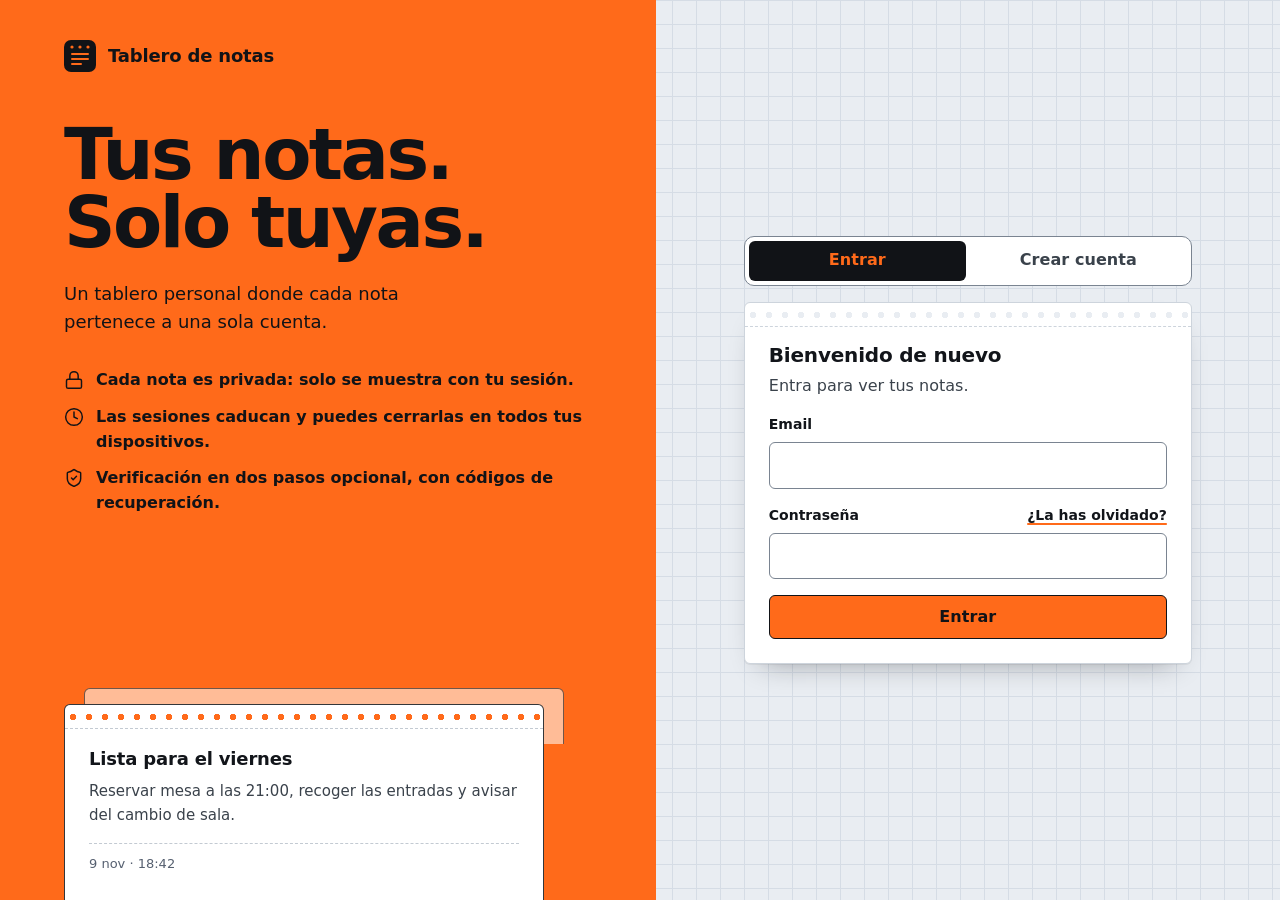
<file: src/main/resources/static/index.html>
<!doctype html>
<html lang="es">
<head>
  <meta charset="utf-8">
  <meta name="viewport" content="width=device-width, initial-scale=1">
  <meta name="color-scheme" content="light dark">
  <meta name="theme-color" content="#ff6a1a">
  <title>Acceso · Tablero de notas</title>
  <link rel="icon" type="image/svg+xml" href="data:image/svg+xml,%3Csvg xmlns='http://www.w3.org/2000/svg' viewBox='0 0 32 32'%3E%3Crect width='32' height='32' rx='7' fill='%23111317'/%3E%3Ccircle cx='8' cy='7' r='1.6' fill='%23ff6a1a'/%3E%3Ccircle cx='16' cy='7' r='1.6' fill='%23ff6a1a'/%3E%3Ccircle cx='24' cy='7' r='1.6' fill='%23ff6a1a'/%3E%3Cpath d='M8 14h16M8 19h16M8 24h9' stroke='%23ff6a1a' stroke-width='2' stroke-linecap='round'/%3E%3C/svg%3E">
  <link rel="stylesheet" href="css/style.css">
  <script type="module" src="js/index.js"></script>
</head>
<body>
  <a class="skip" href="#main">Saltar al contenido</a>
  <div class="auth">
    <aside class="auth-cover">
      <a class="brand" href="index.html">
        <svg class="brand-mark" viewBox="0 0 32 32" aria-hidden="true"><rect width="32" height="32" rx="7"/><circle class="hole" cx="8" cy="7" r="1.6"/><circle class="hole" cx="16" cy="7" r="1.6"/><circle class="hole" cx="24" cy="7" r="1.6"/><path class="rule" d="M8 14h16M8 19h16M8 24h9"/></svg>
        <span>Tablero de notas</span>
      </a>
      <div>
        <h1>Tus notas. Solo tuyas.</h1>
        <p class="lede">Un tablero personal donde cada nota pertenece a una sola cuenta.</p>
        <ul class="facts">
          <li><svg class="icon" viewBox="0 0 24 24" aria-hidden="true"><rect width="18" height="11" x="3" y="11" rx="2"/><path d="M7 11V7a5 5 0 0 1 10 0v4"/></svg>Cada nota es privada: solo se muestra con tu sesión.</li>
          <li><svg class="icon" viewBox="0 0 24 24" aria-hidden="true"><circle cx="12" cy="12" r="10"/><path d="M12 6v6l4 2"/></svg>Las sesiones caducan y puedes cerrarlas en todos tus dispositivos.</li>
          <li><svg class="icon" viewBox="0 0 24 24" aria-hidden="true"><path d="M20 13c0 5-3.5 7.5-7.66 8.95a1 1 0 0 1-.67-.01C7.5 20.5 4 18 4 13V6a1 1 0 0 1 1-1c2 0 4.5-1.2 6.24-2.72a1.17 1.17 0 0 1 1.52 0C14.51 3.81 17 5 19 5a1 1 0 0 1 1 1z"/><path d="m9 12 2 2 4-4"/></svg>Verificación en dos pasos opcional, con códigos de recuperación.</li>
        </ul>
      </div>
      <div class="pad" aria-hidden="true">
        <div class="back"></div>
        <div class="page-sheet">
          <h2>Lista para el viernes</h2>
          <p>Reservar mesa a las 21:00, recoger las entradas y avisar del cambio de sala.</p>
          <p class="meta">9 nov · 18:42</p>
        </div>
      </div>
    </aside>

    <main id="main" class="auth-main">
      <div class="auth-panel">
        <div class="seg" role="tablist" aria-label="Acceso a la cuenta" id="seg">
          <button id="tab-login" type="button" role="tab" aria-selected="true" aria-controls="panel-login">Entrar</button>
          <button id="tab-register" type="button" role="tab" aria-selected="false" aria-controls="panel-register" tabindex="-1">Crear cuenta</button>
        </div>

        <section id="panel-login" class="sheet" role="tabpanel" aria-labelledby="tab-login">
          <h2>Bienvenido de nuevo</h2>
          <p>Entra para ver tus notas.</p>
          <form id="login-form">
            <label for="login-email">Email</label>
            <input id="login-email" type="email" autocomplete="username" required maxlength="254">
            <div class="field-row">
              <label for="login-password">Contraseña</label>
              <a href="forgot-password.html">¿La has olvidado?</a>
            </div>
            <input id="login-password" type="password" autocomplete="current-password" required maxlength="128">
            <button type="submit">Entrar</button>
          </form>
          <p id="login-msg" class="msg" aria-live="polite"></p>
        </section>

        <section id="mfa-section" class="sheet" aria-labelledby="mfa-title" hidden>
          <h2 id="mfa-title">Verificación en dos pasos</h2>
          <p>Tu contraseña es correcta. Falta el segundo paso.</p>
          <form id="mfa-form">
            <label for="mfa-code">Código de 6 dígitos de tu app, o un código de recuperación</label>
            <input id="mfa-code" autocomplete="one-time-code" required maxlength="40">
            <button type="submit">Verificar</button>
          </form>
          <p id="mfa-msg" class="msg" aria-live="polite"></p>
        </section>

        <section id="panel-register" class="sheet" role="tabpanel" aria-labelledby="tab-register" hidden>
          <h2>Crea tu cuenta</h2>
          <p>Recibirás un enlace para verificar tu email.</p>
          <form id="register-form">
            <label for="register-email">Email</label>
            <input id="register-email" type="email" autocomplete="email" required maxlength="254">
            <label for="register-password">Contraseña</label>
            <input id="register-password" type="password" autocomplete="new-password" required minlength="12" maxlength="128"
                   aria-describedby="register-hint">
            <p id="register-hint" class="hint">Entre 12 y 128 caracteres. Una frase larga es mejor que una palabra con símbolos.</p>
            <button type="submit">Crear cuenta</button>
          </form>
          <p id="register-msg" class="msg" aria-live="polite"></p>
        </section>
      </div>
    </main>
  </div>
</body>
</html>
</file>
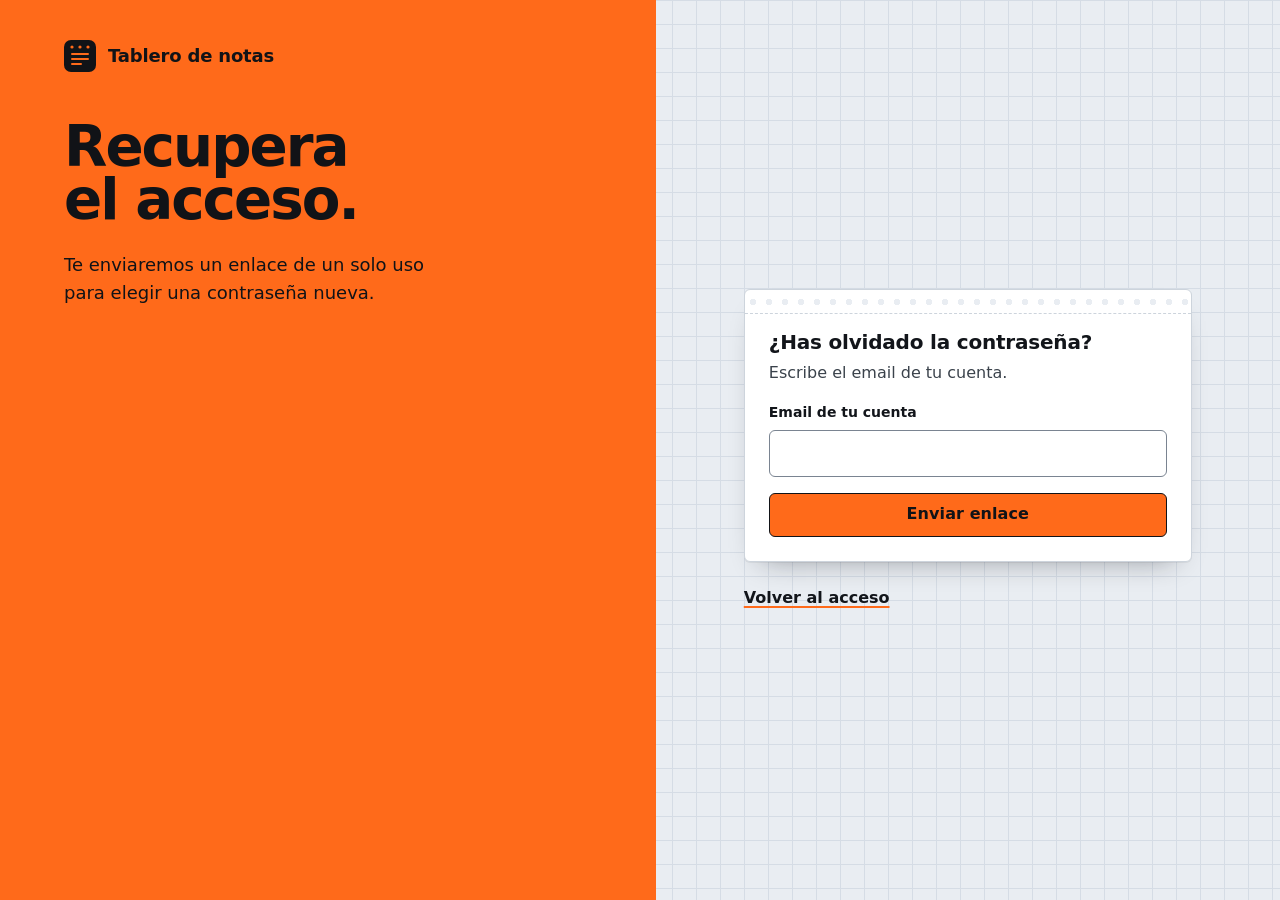
<file: src/main/resources/static/forgot-password.html>
<!doctype html>
<html lang="es">
<head>
  <meta charset="utf-8">
  <meta name="viewport" content="width=device-width, initial-scale=1">
  <meta name="color-scheme" content="light dark">
  <meta name="theme-color" content="#ff6a1a">
  <title>Recuperar contraseña · Tablero de notas</title>
  <link rel="icon" type="image/svg+xml" href="data:image/svg+xml,%3Csvg xmlns='http://www.w3.org/2000/svg' viewBox='0 0 32 32'%3E%3Crect width='32' height='32' rx='7' fill='%23111317'/%3E%3Ccircle cx='8' cy='7' r='1.6' fill='%23ff6a1a'/%3E%3Ccircle cx='16' cy='7' r='1.6' fill='%23ff6a1a'/%3E%3Ccircle cx='24' cy='7' r='1.6' fill='%23ff6a1a'/%3E%3Cpath d='M8 14h16M8 19h16M8 24h9' stroke='%23ff6a1a' stroke-width='2' stroke-linecap='round'/%3E%3C/svg%3E">
  <link rel="stylesheet" href="css/style.css">
  <script type="module" src="js/forgot.js"></script>
</head>
<body>
  <a class="skip" href="#main">Saltar al contenido</a>
  <div class="auth">
    <aside class="auth-cover compact">
      <a class="brand" href="index.html">
        <svg class="brand-mark" viewBox="0 0 32 32" aria-hidden="true"><rect width="32" height="32" rx="7"/><circle class="hole" cx="8" cy="7" r="1.6"/><circle class="hole" cx="16" cy="7" r="1.6"/><circle class="hole" cx="24" cy="7" r="1.6"/><path class="rule" d="M8 14h16M8 19h16M8 24h9"/></svg>
        <span>Tablero de notas</span>
      </a>
      <div>
        <h1>Recupera el acceso.</h1>
        <p class="lede">Te enviaremos un enlace de un solo uso para elegir una contraseña nueva.</p>
      </div>
    </aside>

    <main id="main" class="auth-main">
      <div class="auth-panel">
        <section class="sheet" aria-labelledby="t">
          <h2 id="t">¿Has olvidado la contraseña?</h2>
          <p>Escribe el email de tu cuenta.</p>
          <form id="form">
            <label for="email">Email de tu cuenta</label>
            <input id="email" type="email" autocomplete="username" required maxlength="254">
            <button type="submit">Enviar enlace</button>
          </form>
          <p id="msg" class="msg" aria-live="polite"></p>
        </section>
        <a class="back-link" href="index.html">Volver al acceso</a>
      </div>
    </main>
  </div>
</body>
</html>
</file>
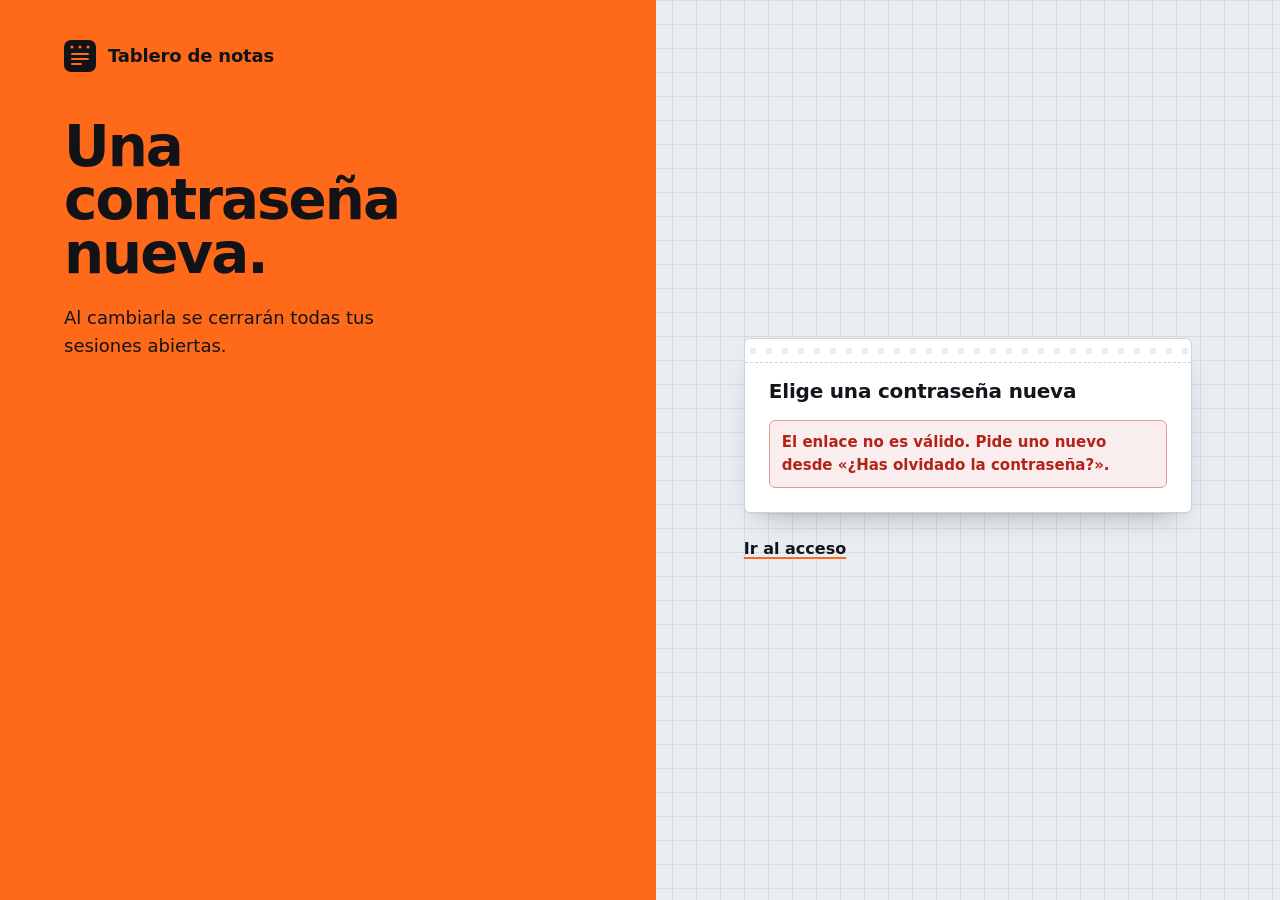
<file: src/main/resources/static/reset-password.html>
<!doctype html>
<html lang="es">
<head>
  <meta charset="utf-8">
  <meta name="viewport" content="width=device-width, initial-scale=1">
  <meta name="color-scheme" content="light dark">
  <meta name="theme-color" content="#ff6a1a">
  <title>Nueva contraseña · Tablero de notas</title>
  <link rel="icon" type="image/svg+xml" href="data:image/svg+xml,%3Csvg xmlns='http://www.w3.org/2000/svg' viewBox='0 0 32 32'%3E%3Crect width='32' height='32' rx='7' fill='%23111317'/%3E%3Ccircle cx='8' cy='7' r='1.6' fill='%23ff6a1a'/%3E%3Ccircle cx='16' cy='7' r='1.6' fill='%23ff6a1a'/%3E%3Ccircle cx='24' cy='7' r='1.6' fill='%23ff6a1a'/%3E%3Cpath d='M8 14h16M8 19h16M8 24h9' stroke='%23ff6a1a' stroke-width='2' stroke-linecap='round'/%3E%3C/svg%3E">
  <link rel="stylesheet" href="css/style.css">
  <script type="module" src="js/reset.js"></script>
</head>
<body>
  <a class="skip" href="#main">Saltar al contenido</a>
  <div class="auth">
    <aside class="auth-cover compact">
      <a class="brand" href="index.html">
        <svg class="brand-mark" viewBox="0 0 32 32" aria-hidden="true"><rect width="32" height="32" rx="7"/><circle class="hole" cx="8" cy="7" r="1.6"/><circle class="hole" cx="16" cy="7" r="1.6"/><circle class="hole" cx="24" cy="7" r="1.6"/><path class="rule" d="M8 14h16M8 19h16M8 24h9"/></svg>
        <span>Tablero de notas</span>
      </a>
      <div>
        <h1>Una contraseña nueva.</h1>
        <p class="lede">Al cambiarla se cerrarán todas tus sesiones abiertas.</p>
      </div>
    </aside>

    <main id="main" class="auth-main">
      <div class="auth-panel">
        <section class="sheet" aria-labelledby="t">
          <h2 id="t">Elige una contraseña nueva</h2>
          <form id="form">
            <label for="password">Contraseña nueva</label>
            <input id="password" type="password" autocomplete="new-password" required minlength="12" maxlength="128"
                   aria-describedby="hint">
            <p id="hint" class="hint">Entre 12 y 128 caracteres. Una frase larga es mejor que una palabra con símbolos.</p>
            <button type="submit">Cambiar contraseña</button>
          </form>
          <p id="msg" class="msg" aria-live="polite"></p>
        </section>
        <a class="back-link" href="index.html">Ir al acceso</a>
      </div>
    </main>
  </div>
</body>
</html>
</file>
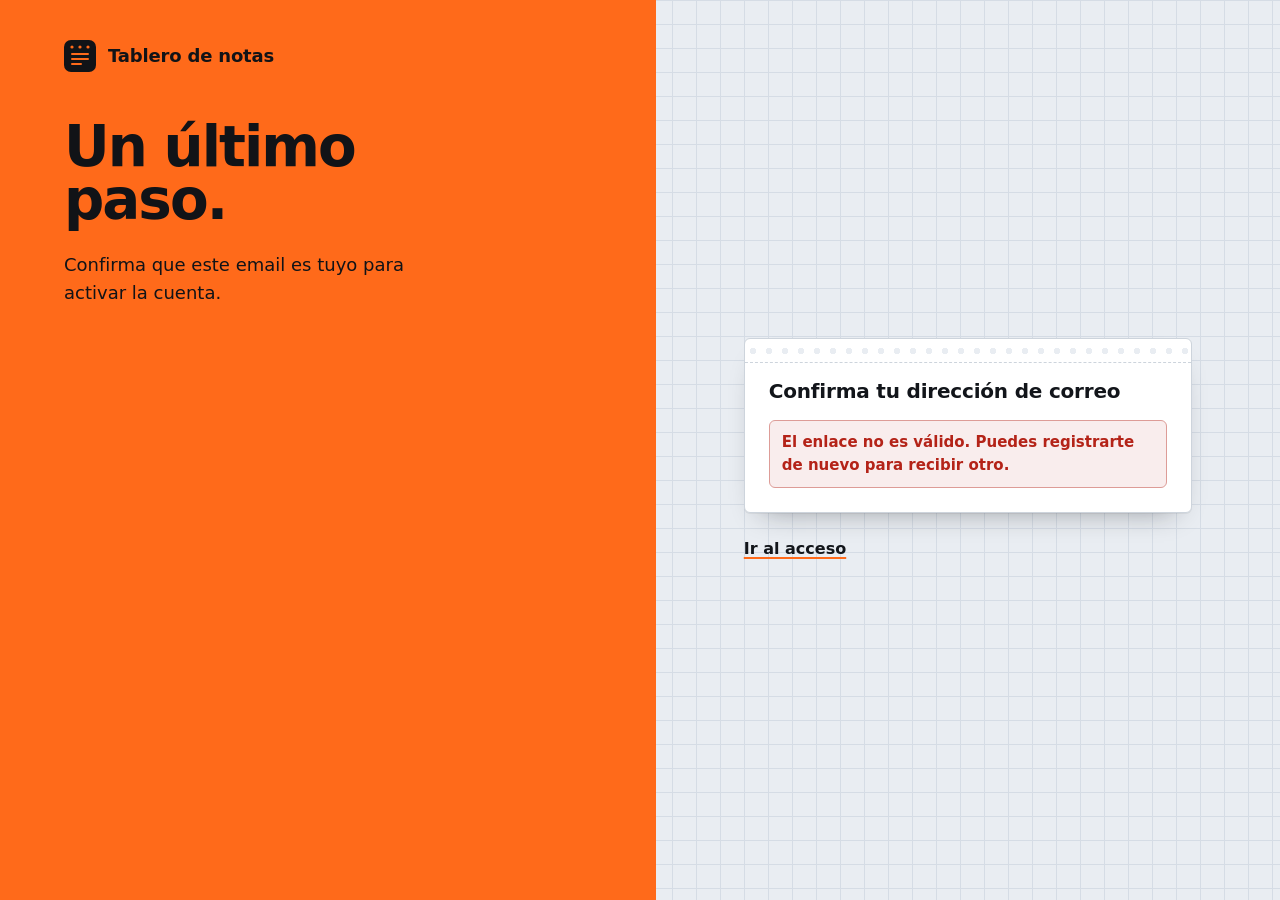
<file: src/main/resources/static/verify-email.html>
<!doctype html>
<html lang="es">
<head>
  <meta charset="utf-8">
  <meta name="viewport" content="width=device-width, initial-scale=1">
  <meta name="color-scheme" content="light dark">
  <meta name="theme-color" content="#ff6a1a">
  <title>Verificar email · Tablero de notas</title>
  <link rel="icon" type="image/svg+xml" href="data:image/svg+xml,%3Csvg xmlns='http://www.w3.org/2000/svg' viewBox='0 0 32 32'%3E%3Crect width='32' height='32' rx='7' fill='%23111317'/%3E%3Ccircle cx='8' cy='7' r='1.6' fill='%23ff6a1a'/%3E%3Ccircle cx='16' cy='7' r='1.6' fill='%23ff6a1a'/%3E%3Ccircle cx='24' cy='7' r='1.6' fill='%23ff6a1a'/%3E%3Cpath d='M8 14h16M8 19h16M8 24h9' stroke='%23ff6a1a' stroke-width='2' stroke-linecap='round'/%3E%3C/svg%3E">
  <link rel="stylesheet" href="css/style.css">
  <script type="module" src="js/verify.js"></script>
</head>
<body>
  <a class="skip" href="#main">Saltar al contenido</a>
  <div class="auth">
    <aside class="auth-cover compact">
      <a class="brand" href="index.html">
        <svg class="brand-mark" viewBox="0 0 32 32" aria-hidden="true"><rect width="32" height="32" rx="7"/><circle class="hole" cx="8" cy="7" r="1.6"/><circle class="hole" cx="16" cy="7" r="1.6"/><circle class="hole" cx="24" cy="7" r="1.6"/><path class="rule" d="M8 14h16M8 19h16M8 24h9"/></svg>
        <span>Tablero de notas</span>
      </a>
      <div>
        <h1>Un último paso.</h1>
        <p class="lede">Confirma que este email es tuyo para activar la cuenta.</p>
      </div>
    </aside>

    <main id="main" class="auth-main">
      <div class="auth-panel">
        <section class="sheet" aria-labelledby="t">
          <h2 id="t">Confirma tu dirección de correo</h2>
          <button id="confirm" type="button">Verificar mi email</button>
          <p id="msg" class="msg" aria-live="polite"></p>
        </section>
        <a class="back-link" href="index.html">Ir al acceso</a>
      </div>
    </main>
  </div>
</body>
</html>
</file>
<file: src/main/resources/static/css/style.css>
/* Tablero de notas · sistema visual.
   Idea: una libreta de cubierta naranja y papel cuadriculado. La carcasa (cabecera, panel de acceso) es el campo naranja con
   tinta negra; el lienzo es papel cuadriculado de celda fija (24 px) y cada hoja lleva la microperforación del bloc.
   La CSP no permite estilos en línea ni fuentes externas: todo vive aquí y usa las fuentes del sistema.
   Contraste AA en claro y oscuro: sobre el naranja SIEMPRE tinta negra, nunca blanco. */

:root {
  color-scheme: light dark;
  --cell: 24px;

  --cover: #ff6a1a;          /* naranja de cubierta */
  --cover-ink: #111317;      /* tinta sobre el naranja */
  --cover-hover: #ff7d38;
  --bg: #e9edf2;             /* papel del lienzo */
  --grid: #d5dce5;           /* cuadrícula */
  --paper: #ffffff;          /* hoja */
  --ink: #12151a;
  --ink-2: #3a424b;
  --muted: #566070;
  --line: #cdd4dc;
  --line-strong: #7a8491;    /* bordes de controles: 3:1 sobre la hoja */
  --accent-text: #b13a08;    /* naranja legible como texto sobre la hoja */
  --danger: #b42318;
  --ok: #14733a;
  --warn: #8a5300;
  --tone-warm: #fff1e8;
  --tone-cool: #eaf2fb;
  --shadow: 0 1px 0 rgba(18, 21, 26, .06), 0 14px 28px -18px rgba(18, 21, 26, .45);

  --ease: cubic-bezier(.23, 1, .32, 1);
  --font: ui-sans-serif, system-ui, -apple-system, "Segoe UI Variable Text", "Segoe UI", Roboto, "Helvetica Neue", Arial, sans-serif;
  --mono: ui-monospace, "Cascadia Mono", "SF Mono", Menlo, Consolas, monospace;
}

@media (prefers-color-scheme: dark) {
  :root {
    --cover: #ff7a2e;
    --cover-hover: #ff8c4a;
    --bg: #0d0e11;
    --grid: #1a1d22;
    --paper: #16181c;
    --ink: #f3f4f6;
    --ink-2: #c6ccd3;
    --muted: #9ba4af;
    --line: #2a2f36;
    --line-strong: #6b7581;
    --accent-text: #ff9b5e;
    --danger: #ff8a80;
    --ok: #62d27f;
    --warn: #ffc26b;
    --tone-warm: #211a15;
    --tone-cool: #151c25;
    --shadow: 0 1px 0 rgba(0, 0, 0, .5), 0 14px 28px -18px rgba(0, 0, 0, .9);
  }
}

*, *::before, *::after { box-sizing: border-box; }
[hidden] { display: none !important; }
html { -webkit-text-size-adjust: 100%; scrollbar-color: var(--line-strong) transparent; }
body {
  margin: 0;
  min-height: 100dvh;
  font: 1rem/1.55 var(--font);
  color: var(--ink);
  background-color: var(--bg);
  background-image:
    linear-gradient(var(--grid) 1px, transparent 1px),
    linear-gradient(90deg, var(--grid) 1px, transparent 1px);
  background-size: var(--cell) var(--cell);
  -webkit-font-smoothing: antialiased;
  text-rendering: optimizeLegibility;
}
::selection { background: var(--cover); color: var(--cover-ink); }
:focus-visible { outline: 3px solid var(--focus, var(--ink)); outline-offset: 2px; }
img, svg { display: block; max-width: 100%; }
h1, h2, h3, p { margin: 0; }
h1, h2, h3 { text-wrap: balance; }
a { color: var(--ink); text-decoration-color: var(--cover); text-decoration-thickness: 2px; text-underline-offset: 3px; }
code, pre { font-family: var(--mono); }
.sr-only {
  position: absolute; width: 1px; height: 1px; margin: -1px; padding: 0; overflow: hidden;
  clip: rect(0 0 0 0); white-space: nowrap; border: 0;
}
.skip {
  position: absolute; left: 12px; top: -64px; z-index: 50; padding: 12px 16px; border-radius: 6px;
  background: var(--ink); color: var(--paper); font-weight: 600;
}
.skip:focus { top: 12px; }
.icon { width: 20px; height: 20px; flex: none; fill: none; stroke: currentColor; stroke-width: 1.75; stroke-linecap: round; stroke-linejoin: round; }

/* ---------- Controles ---------- */
label { display: block; margin: 16px 0 6px; font-size: .875rem; font-weight: 650; color: var(--ink); }
input, textarea, select {
  width: 100%; min-height: 44px; padding: 10px 12px;
  font: inherit; color: var(--ink); caret-color: var(--accent-text);
  background: var(--paper); border: 1px solid var(--line-strong); border-radius: 6px;
  transition: border-color 140ms var(--ease), box-shadow 140ms var(--ease);
}
input::placeholder, textarea::placeholder { color: var(--muted); }
input:focus, textarea:focus, select:focus {
  outline: none; border-color: var(--ink);
  box-shadow: 0 0 0 3px color-mix(in srgb, var(--cover) 70%, transparent);
}
/* La hoja pautada: el texto se asienta sobre las líneas de la cuadrícula. */
textarea {
  min-height: 11rem; resize: vertical; padding: 8px 12px; line-height: var(--cell);
  background-image: repeating-linear-gradient(transparent 0 23px, var(--grid) 23px 24px);
  background-position: 0 8px; background-attachment: local;
}
.hint { margin-top: 6px; font-size: .8125rem; color: var(--muted); }

button, .button {
  display: inline-flex; align-items: center; justify-content: center; gap: 8px;
  min-height: 44px; margin-top: 16px; padding: 0 20px;
  font: inherit; font-weight: 700; letter-spacing: .005em; text-decoration: none; cursor: pointer;
  color: var(--cover-ink); background: var(--cover); border: 1px solid var(--cover-ink); border-radius: 6px;
  transition: transform 140ms var(--ease), background-color 140ms var(--ease), border-color 140ms var(--ease), color 140ms var(--ease);
}
button:active, .button:active { transform: scale(.97); }
button:disabled { opacity: .5; cursor: not-allowed; transform: none; }
button.secondary {
  color: var(--ink); background: transparent; border-color: var(--line-strong); font-weight: 600;
}
button.danger {
  color: var(--danger); background: transparent; border-color: color-mix(in srgb, var(--danger) 55%, transparent); font-weight: 600;
}
form > button[type="submit"]:not(.danger):not(.secondary) { width: 100%; }
@media (hover: hover) and (pointer: fine) {
  button:hover:not(:disabled), .button:hover { background: var(--cover-hover); }
  button.secondary:hover:not(:disabled) { background: color-mix(in srgb, var(--ink) 7%, transparent); border-color: var(--ink); }
  button.danger:hover:not(:disabled) { background: color-mix(in srgb, var(--danger) 10%, transparent); border-color: var(--danger); }
}

.msg { margin: 16px 0 0; font-size: .9375rem; font-weight: 600; border-radius: 6px; }
.msg:empty { margin: 0; }
.msg.error, .msg.ok {
  padding: 10px 12px; border: 1px solid; background: var(--paper);
}
.msg.error { color: var(--danger); border-color: color-mix(in srgb, var(--danger) 45%, var(--paper)); background: color-mix(in srgb, var(--danger) 8%, var(--paper)); }
.msg.ok { color: var(--ok); border-color: color-mix(in srgb, var(--ok) 45%, var(--paper)); background: color-mix(in srgb, var(--ok) 8%, var(--paper)); }
.page > .msg { margin-top: 0; margin-bottom: 16px; }

/* ---------- Hoja de bloc (con microperforación) ---------- */
.sheet {
  position: relative; padding: 40px 24px 24px;
  background: var(--paper); border: 1px solid var(--line); border-radius: 6px; box-shadow: var(--shadow);
}
.sheet::before {
  content: ""; position: absolute; inset: 0 0 auto 0; height: 24px;
  background: radial-gradient(circle at 50% 50%, var(--bg) 0 3px, transparent 3.5px) 0 0 / 16px 24px repeat-x;
  border-bottom: 1px dashed var(--line);
  border-radius: 6px 6px 0 0;
}
.sheet h2 { font-size: 1.25rem; line-height: 1.25; letter-spacing: -.01em; font-weight: 750; }
.sheet > h2 + p, .sheet .lede { margin-top: 6px; color: var(--ink-2); }

/* ---------- Marca ---------- */
.brand { display: inline-flex; align-items: center; gap: 12px; color: inherit; text-decoration: none; font-weight: 800; font-size: 1.125rem; letter-spacing: -.01em; }
.brand-mark { width: 32px; height: 32px; flex: none; }
.brand-mark rect { fill: var(--cover-ink); }
.brand-mark .hole { fill: var(--cover); }
.brand-mark .rule { stroke: var(--cover); stroke-width: 2; stroke-linecap: round; }

/* ---------- Páginas de acceso (dos mitades) ---------- */
.auth { display: grid; grid-template-columns: minmax(0, 1.05fr) minmax(0, 1fr); min-height: 100dvh; }
.auth-cover {
  position: relative; display: flex; flex-direction: column; justify-content: space-between; gap: 48px; overflow: hidden;
  padding: 40px clamp(32px, 5vw, 80px) 0;
  color: var(--cover-ink); background: var(--cover);
  --focus: var(--cover-ink);
}
.auth-cover a { color: var(--cover-ink); text-decoration-color: var(--cover-ink); }
.auth-cover.compact { padding-bottom: 40px; justify-content: flex-start; }
.auth-cover h1 {
  max-width: 11ch; font-size: clamp(2.75rem, 5.6vw, 5.5rem); line-height: .95; font-weight: 800; letter-spacing: -.035em;
}
.auth-cover.compact h1 { font-size: clamp(2.25rem, 4.4vw, 4rem); }
.auth-cover .lede { max-width: 34ch; margin-top: 24px; font-size: 1.125rem; font-weight: 500; }
.facts { list-style: none; margin: 32px 0 0; padding: 0; display: grid; gap: 12px; max-width: 34rem; }
.facts li { display: flex; gap: 12px; align-items: flex-start; font-weight: 600; }
.facts .icon { margin-top: 2px; }

/* Bloc decorativo que asoma por debajo de la cubierta */
.pad { position: relative; width: min(100%, 30rem); margin-top: auto; }
.pad .page-sheet {
  position: relative; padding: 40px 24px 24px;
  background: #fff; color: #12151a; border: 1px solid rgba(17, 19, 23, .85); border-bottom: 0; border-radius: 6px 6px 0 0;
}
.pad .page-sheet::before {
  content: ""; position: absolute; inset: 0 0 auto 0; height: 24px;
  background: radial-gradient(circle at 50% 50%, var(--cover) 0 3px, transparent 3.5px) 0 0 / 16px 24px repeat-x;
  border-bottom: 1px dashed #c3cad2;
}
.pad .back { position: absolute; left: 20px; right: -20px; top: -16px; height: 56px; background: rgba(255, 255, 255, .55); border: 1px solid rgba(17, 19, 23, .6); border-bottom: 0; border-radius: 6px 6px 0 0; }
.pad h2 { font-size: 1.125rem; font-weight: 750; letter-spacing: -.01em; }
.pad p { margin-top: 6px; color: #3a424b; font-size: .9375rem; line-height: var(--cell); }
.pad .meta { margin-top: 16px; padding-top: 8px; border-top: 1px dashed #c3cad2; font-size: .8125rem; color: #566070; font-variant-numeric: tabular-nums; }

.auth-main { display: grid; place-items: center; padding: 48px 24px; }
.auth-panel { width: min(100%, 28rem); }
.auth-panel .back-link { display: inline-block; margin-top: 24px; font-weight: 600; }
.seg {
  display: grid; grid-template-columns: 1fr 1fr; gap: 4px; padding: 4px; margin-bottom: 16px;
  background: var(--paper); border: 1px solid var(--line-strong); border-radius: 10px;
}
.seg button {
  margin: 0; min-height: 40px; padding: 0 12px; color: var(--ink-2); background: transparent; border: 0; border-radius: 6px; font-weight: 650;
}
.seg button[aria-selected="true"] { color: var(--cover); background: var(--cover-ink); }
@media (prefers-color-scheme: dark) { .seg button[aria-selected="true"] { color: var(--cover-ink); background: var(--cover); } }
@media (hover: hover) and (pointer: fine) {
  .seg button[aria-selected="false"]:hover { background: color-mix(in srgb, var(--ink) 7%, transparent); color: var(--ink); }
  .seg button[aria-selected="true"]:hover { background: var(--cover-ink); }
}
@media (hover: hover) and (pointer: fine) and (prefers-color-scheme: dark) { .seg button[aria-selected="true"]:hover { background: var(--cover-hover); } }
.field-row { display: flex; align-items: baseline; justify-content: space-between; gap: 12px; }
.field-row a { font-size: .875rem; font-weight: 600; }

/* ---------- Cabecera de la aplicación ---------- */
.topbar { position: sticky; top: 0; z-index: 20; background: var(--cover); color: var(--cover-ink); border-bottom: 1px solid var(--cover-ink); --focus: var(--cover-ink); }
.topbar-in { display: flex; align-items: center; gap: 24px; max-width: 72rem; height: 64px; margin: 0 auto; padding: 0 24px; }
.tabs { display: flex; gap: 4px; margin-right: auto; }
.tabs a {
  display: inline-flex; align-items: center; min-height: 40px; padding: 0 14px; border-radius: 6px;
  color: var(--cover-ink); font-weight: 650; text-decoration: none;
  transition: background-color 140ms var(--ease), color 140ms var(--ease);
}
.tabs a[aria-current="page"] { background: var(--cover-ink); color: var(--cover); }
@media (hover: hover) and (pointer: fine) { .tabs a:not([aria-current]):hover { background: rgba(17, 19, 23, .14); } }

.account { position: relative; }
.account summary {
  display: flex; align-items: center; gap: 10px; min-height: 44px; padding: 0 8px 0 4px; border-radius: 999px; cursor: pointer; list-style: none;
  font-weight: 650; transition: background-color 140ms var(--ease);
}
.account summary::-webkit-details-marker { display: none; }
.account summary::after {
  content: ""; width: 16px; height: 16px; flex: none; background: currentColor;
  mask: url("data:image/svg+xml,%3Csvg xmlns='http://www.w3.org/2000/svg' viewBox='0 0 24 24' fill='none' stroke='black' stroke-width='2' stroke-linecap='round' stroke-linejoin='round'%3E%3Cpath d='m6 9 6 6 6-6'/%3E%3C/svg%3E") center / contain no-repeat;
  transition: transform 160ms var(--ease);
}
.account[open] summary::after { transform: rotate(180deg); }
@media (hover: hover) and (pointer: fine) { .account summary:hover { background: rgba(17, 19, 23, .14); } }
.avatar {
  display: grid; place-items: center; width: 32px; height: 32px; flex: none; border-radius: 50%;
  background: var(--cover-ink); color: var(--cover); font-size: .875rem; font-weight: 800; text-transform: uppercase;
}
.who { max-width: 16rem; overflow: hidden; text-overflow: ellipsis; white-space: nowrap; font-size: .9375rem; }
.account-panel {
  position: absolute; right: 0; top: calc(100% + 8px); width: 18rem; padding: 8px; z-index: 30;
  color: var(--ink); background: var(--paper); border: 1px solid var(--line-strong); border-radius: 8px; box-shadow: var(--shadow);
  transform-origin: top right; animation: pop 160ms var(--ease);
  --focus: var(--ink);
}
.account-panel button {
  justify-content: flex-start; width: 100%; min-height: 44px; margin: 0; padding: 0 12px; text-align: left;
  color: var(--ink); background: transparent; border: 0; font-weight: 600;
}
@media (hover: hover) and (pointer: fine) { .account-panel button:hover:not(:disabled) { background: color-mix(in srgb, var(--ink) 8%, transparent); } }

/* ---------- Páginas de la aplicación ---------- */
.page { max-width: 72rem; margin: 0 auto; padding: 40px 24px 96px; }
.page-head { margin-bottom: 32px; }
.page-head h1 { font-size: clamp(2rem, 3.6vw, 3rem); line-height: 1.05; font-weight: 800; letter-spacing: -.03em; }
.page-head p { margin-top: 8px; max-width: 46ch; color: var(--ink-2); font-size: 1.0625rem; }
.narrow { max-width: 46rem; margin-left: 0; }
.stack { display: grid; gap: 24px; max-width: 46rem; }

.notes-layout { display: grid; grid-template-columns: minmax(0, 22rem) minmax(0, 1fr); gap: 32px; align-items: start; }
.composer { position: sticky; top: 88px; }
.list-head { display: flex; align-items: baseline; gap: 12px; margin-bottom: 16px; }
.list-head h2 { font-size: 1.25rem; font-weight: 750; letter-spacing: -.01em; }
.count { font-variant-numeric: tabular-nums; font-size: .875rem; font-weight: 700; padding: 2px 8px; border: 1px solid var(--line-strong); border-radius: 4px; background: var(--paper); color: var(--ink-2); }
.count:empty { display: none; }
ul.notes { list-style: none; margin: 0; padding: 0; display: grid; grid-template-columns: repeat(auto-fill, minmax(16rem, 1fr)); gap: 24px 20px; align-items: start; }
ul.notes li { position: relative; display: flex; flex-direction: column; padding: 40px 20px 16px; background: var(--paper); border: 1px solid var(--line); border-radius: 6px; box-shadow: var(--shadow); transition: transform 180ms var(--ease), box-shadow 180ms var(--ease); }
ul.notes li::before {
  content: ""; position: absolute; inset: 0 0 auto 0; height: 24px;
  background: radial-gradient(circle at 50% 50%, var(--bg) 0 3px, transparent 3.5px) 0 0 / 16px 24px repeat-x;
  border-bottom: 1px dashed var(--line);
}
ul.notes li:nth-child(3n + 2) { background: var(--tone-warm); }
ul.notes li:nth-child(3n) { background: var(--tone-cool); }
ul.notes h3 { font-size: 1.0625rem; line-height: 1.3; font-weight: 750; letter-spacing: -.01em; overflow-wrap: anywhere; }
ul.notes p { margin-top: 8px; color: var(--ink-2); white-space: pre-wrap; overflow-wrap: anywhere; }
ul.notes .foot { display: flex; align-items: center; justify-content: space-between; gap: 12px; margin-top: 16px; padding-top: 8px; border-top: 1px dashed var(--line); }
ul.notes time { font-size: .8125rem; color: var(--muted); font-variant-numeric: tabular-nums; }
ul.notes .foot button { min-height: 36px; margin: 0; padding: 0 10px; font-size: .875rem; }
@media (hover: hover) and (pointer: fine) { ul.notes li:hover { transform: translateY(-2px); } }
ul.notes.enter li { animation: rise 360ms var(--ease) both; }
ul.notes.enter li:nth-child(2) { animation-delay: 40ms; }
ul.notes.enter li:nth-child(3) { animation-delay: 80ms; }
ul.notes.enter li:nth-child(4) { animation-delay: 120ms; }
ul.notes.enter li:nth-child(5) { animation-delay: 160ms; }
ul.notes.enter li:nth-child(n + 6) { animation-delay: 200ms; }

.empty { padding: 56px 24px 40px; text-align: center; background: var(--paper); border: 1px dashed var(--line-strong); border-radius: 6px; }
.empty .icon { width: 36px; height: 36px; margin: 0 auto 16px; color: var(--muted); stroke-width: 1.5; }
.empty strong { display: block; font-size: 1.125rem; font-weight: 750; }
.empty p { margin-top: 6px; color: var(--ink-2); }

/* ---------- Seguridad ---------- */
.status-row { display: flex; align-items: flex-start; justify-content: space-between; gap: 16px; }
.status-row > div { min-width: 0; }
.status { display: inline-flex; align-items: center; gap: 8px; flex: none; min-height: 32px; padding: 0 12px; font-size: .875rem; font-weight: 700; border: 1px solid var(--line-strong); border-radius: 999px; color: var(--ink-2); }
.status::before { content: ""; width: 8px; height: 8px; border-radius: 50%; background: currentColor; }
.status.on { color: var(--ok); border-color: color-mix(in srgb, var(--ok) 55%, var(--paper)); background: color-mix(in srgb, var(--ok) 9%, var(--paper)); }
.status.off { color: var(--warn); border-color: color-mix(in srgb, var(--warn) 55%, var(--paper)); background: color-mix(in srgb, var(--warn) 9%, var(--paper)); }
.step-title { display: flex; align-items: center; gap: 12px; margin-top: 24px; font-size: 1rem; font-weight: 700; }
.step-title:first-of-type { margin-top: 16px; }
.step-n { display: grid; place-items: center; width: 28px; height: 28px; flex: none; border-radius: 50%; background: var(--cover); color: var(--cover-ink); border: 1px solid var(--cover-ink); font-size: .875rem; font-weight: 800; }
.sheet p + p { margin-top: 10px; }
.secret {
  display: block; margin-top: 12px; padding: 16px; font-size: 1.125rem; font-weight: 600; letter-spacing: .12em; line-height: 1.6;
  overflow-wrap: anywhere; user-select: all; color: var(--ink); background: var(--bg); border: 1px dashed var(--line-strong); border-radius: 6px;
}
.codes {
  margin: 16px 0 0; padding: 16px; columns: 2; column-gap: 24px; font-size: 1rem; font-weight: 600; letter-spacing: .06em; line-height: 2;
  user-select: all; color: var(--ink); background: var(--bg); border: 1px dashed var(--line-strong); border-radius: 6px;
}
.callout { margin-top: 12px; padding: 12px 14px; background: color-mix(in srgb, var(--cover) 16%, var(--paper)); border: 1px solid color-mix(in srgb, var(--cover) 70%, var(--paper)); border-radius: 6px; font-weight: 600; }
.danger-zone { border-color: color-mix(in srgb, var(--danger) 50%, var(--line)); }
.danger-zone h2 { color: var(--danger); }

/* ---------- Administración ---------- */
.table-sheet { padding: 40px 0 8px; }
.table-sheet > h2 { padding: 0 24px; }
.table-wrap { margin-top: 16px; overflow-x: auto; }
table { width: 100%; border-collapse: collapse; font-variant-numeric: tabular-nums; }
caption { position: absolute; width: 1px; height: 1px; overflow: hidden; clip: rect(0 0 0 0); }
th { padding: 10px 16px; text-align: left; font-size: .75rem; font-weight: 700; letter-spacing: .04em; text-transform: uppercase; color: var(--muted); border-bottom: 1px solid var(--line-strong); white-space: nowrap; }
td { padding: 14px 16px; text-align: left; vertical-align: middle; border-bottom: 1px solid var(--line); }
th:first-child, td:first-child { padding-left: 24px; }
th:last-child, td:last-child { padding-right: 24px; }
tbody tr:last-child td { border-bottom: 0; }
@media (hover: hover) and (pointer: fine) { tbody tr:hover { background: color-mix(in srgb, var(--cover) 8%, transparent); } }
.user-cell { display: flex; align-items: center; gap: 12px; min-width: 0; font-weight: 600; overflow-wrap: anywhere; }
.chips { display: flex; flex-wrap: wrap; gap: 6px; }
.chip { display: inline-flex; align-items: center; gap: 6px; height: 24px; padding: 0 8px; font-size: .75rem; font-weight: 700; color: var(--ink-2); border: 1px solid var(--line-strong); border-radius: 4px; white-space: nowrap; }
.chip::before { content: ""; width: 6px; height: 6px; border-radius: 50%; background: currentColor; }
.chip.plain::before { display: none; }
.chip.ok { color: var(--ok); }
.chip.warn { color: var(--warn); }
.chip.bad { color: var(--danger); }
.chip.role-admin { color: var(--cover); background: var(--cover-ink); border-color: var(--cover-ink); }
@media (prefers-color-scheme: dark) { .chip.role-admin { color: var(--cover-ink); background: var(--cover); border-color: var(--cover); } }
.actions { display: flex; flex-wrap: wrap; gap: 6px; }
td button { min-height: 36px; margin: 0; padding: 0 10px; font-size: .875rem; }

/* ---------- Movimiento ---------- */
@keyframes rise { from { opacity: 0; transform: translateY(10px); } }
@keyframes pop { from { opacity: 0; transform: scale(.96); } }
.auth-cover > *, .auth-panel > * { animation: rise 520ms var(--ease) both; }
.auth-cover > :nth-child(2), .auth-panel > :nth-child(2) { animation-delay: 70ms; }
.auth-cover > :nth-child(3), .auth-panel > :nth-child(3) { animation-delay: 140ms; }
.page-head, .page > .sheet, .stack > .sheet, .notes-layout > * { animation: rise 420ms var(--ease) both; }
.notes-layout > :nth-child(2) { animation-delay: 70ms; }

/* ---------- Pantallas estrechas ---------- */
@media (max-width: 960px) {
  .notes-layout { grid-template-columns: minmax(0, 1fr); }
  .composer { position: static; }
}
@media (max-width: 860px) {
  .auth { grid-template-columns: minmax(0, 1fr); }
  .auth-cover { gap: 32px; padding: 24px 24px 32px; justify-content: flex-start; }
  .auth-cover h1, .auth-cover.compact h1 { max-width: none; font-size: clamp(2.25rem, 11vw, 3.25rem); }
  .auth-cover .lede { margin-top: 12px; font-size: 1rem; }
  .facts, .pad { display: none; }
  .auth-main { align-items: start; padding: 24px 16px 48px; }
}
@media (max-width: 720px) {
  .topbar-in { gap: 8px; padding: 0 12px; }
  .topbar .brand span { display: none; }
  .tabs { gap: 0; min-width: 0; overflow-x: auto; scrollbar-width: none; }
  .tabs a { padding: 0 9px; font-size: .9375rem; white-space: nowrap; }
  .account summary::after { display: none; }
  .who { position: absolute; width: 1px; height: 1px; overflow: hidden; clip: rect(0 0 0 0); white-space: nowrap; }
  .account summary { padding: 0 6px 0 2px; }
  .page { padding: 24px 16px 72px; }
  .page-head { margin-bottom: 24px; }
  .status-row { flex-direction: column; }
  .codes { columns: 1; }
  .table-sheet { padding-bottom: 16px; }
  .table-sheet > h2 { padding: 0 16px; }
  thead { position: absolute; width: 1px; height: 1px; overflow: hidden; clip: rect(0 0 0 0); }
  table, tbody, tr, td { display: block; }
  tr { padding: 16px; border-top: 1px solid var(--line); }
  tbody tr:first-child { border-top: 0; }
  td, th:first-child, td:first-child, td:last-child { padding: 6px 0; border: 0; }
  td[data-label]::before { content: attr(data-label); display: block; margin-bottom: 4px; font-size: .75rem; font-weight: 700; letter-spacing: .04em; text-transform: uppercase; color: var(--muted); }
  td.user-cell-td::before { display: none; }
  .account-panel { position: fixed; right: 12px; top: 72px; width: min(18rem, calc(100vw - 24px)); }
}

@media (prefers-reduced-motion: reduce) {
  *, *::before, *::after { animation: none !important; transition-duration: .01ms !important; }
  button:active, .button:active { transform: none; }
  ul.notes li:hover { transform: none; }
}
</file>
